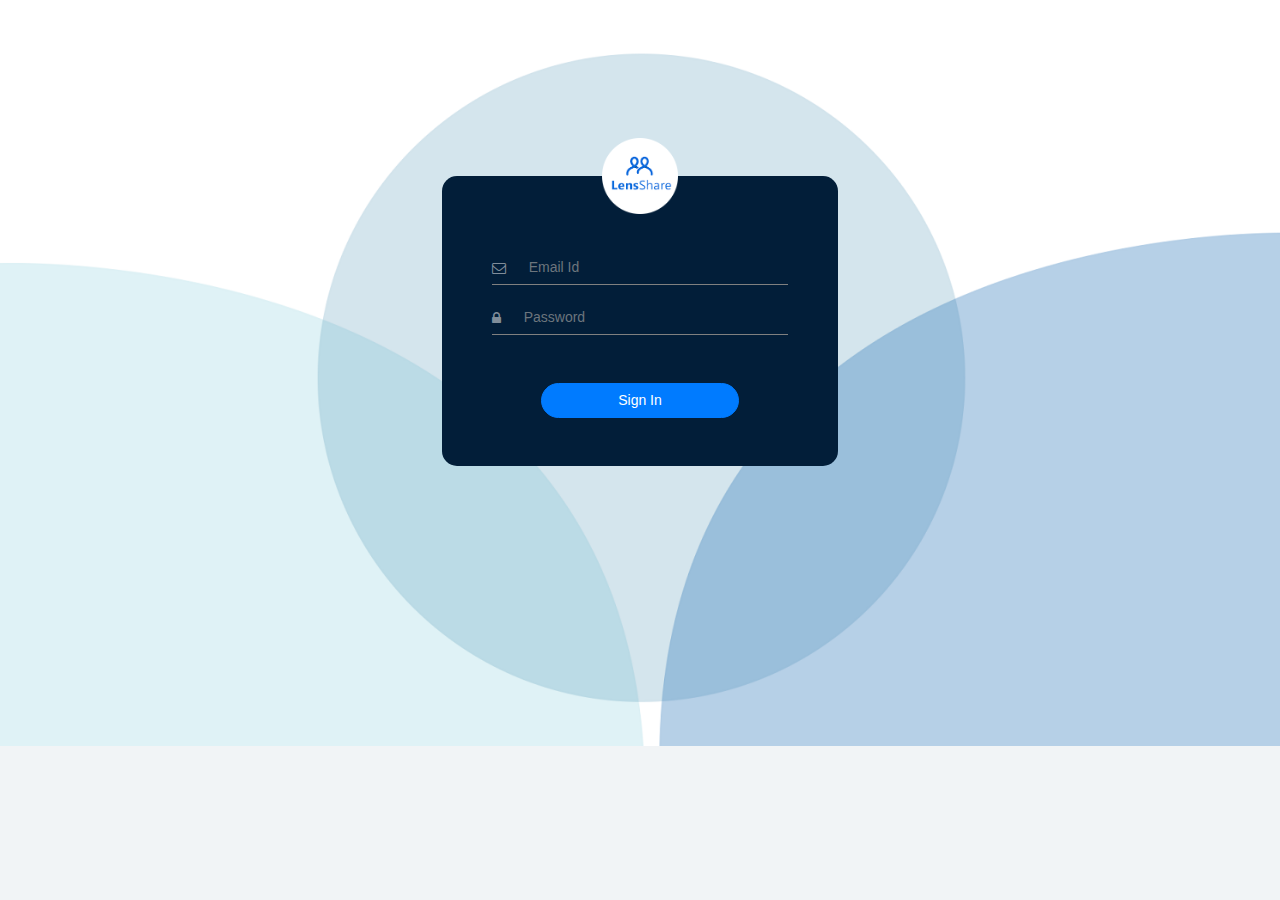
<file: index.html>
<!doctype html>
<html lang="en">
  <head>
    <!-- Required meta tags -->
    <meta charset="utf-8">
    <meta name="viewport" content="width=device-width, initial-scale=1, shrink-to-fit=no">

    <!-- Bootstrap CSS -->
    <link rel="stylesheet" href="https://maxcdn.bootstrapcdn.com/bootstrap/4.0.0/css/bootstrap.min.css" integrity="sha384-Gn5384xqQ1aoWXA+058RXPxPg6fy4IWvTNh0E263XmFcJlSAwiGgFAW/dAiS6JXm" crossorigin="anonymous">
	<link rel="stylesheet" href="fa/css/font-awesome.min.css">
	<link rel="stylesheet" href="css/my-style.css">
    <title>LensShare</title>
	
	<style>
	
	@media (min-width:767px){
	body{
	background-size:cover;
    background-image:url('images/sign_bg.png');
    background-origin:content-box;
    background-repeat:no-repeat;	
	position:relative;
	top:100px;
	}
	}
	

	@media (max-width: 767px){
	body{
	background-attachment: fixed;
    background-position: center top; 
    background-image:url('images/mobile-bg.png');
 
    background-repeat:no-repeat;	
	position:relative;
	top:100px;
	}
	}

	
	
	</style>
	
  </head>
  <body>
    <div class="lens-bg">
		<div class="row m-0 justify-content-center">
			<div class="col-md-1 col-sm-3 col-3 sign-logo">
					<img src="images/sign_logo.png" class="img-fluid">
			</div>
		</div>				
			<div class="row m-0 justify-content-center">
				<div class="col-md-4 col-sm-12 col-12">
					<div class="login-form">
						
						<form>
						  <div class="form-group">
							<div class="input-group">
								<div class="input-group-prepend">
								  <span class="input-group-text pl-0"> <i class="fa fa-envelope-o" aria-hidden="true"></i> </span>
								</div>
								<input type="email" class="form-control"  placeholder="Email Id">
							</div>
						  </div>
						  
						  
						 <div class="form-group mb-0">
							<div class="input-group">
								<div class="input-group-prepend">
								  <span class="input-group-text pl-0"> <i class="fa fa-lock" aria-hidden="true"></i> </span>
								</div>
								<input type="password" class="form-control"  placeholder="Password">
							</div>
						  </div>
						  <div class="row m-0 justify-content-center py-5">
								<a href="users-list.html" class="col-8 btn btn-primary sign-in-btn">Sign In</a>
						  </div>
						</form>
						
						
						
					</div>
				</div>
			</div>
			<br><br><br><br>
		</div>
	
	
	
	
	
	
	
	
	
	
	
	
	
	
	
	
	
	
	
	
	
	
	

    <!-- Optional JavaScript -->
    <!-- jQuery first, then Popper.js, then Bootstrap JS -->
    <script src="https://code.jquery.com/jquery-3.2.1.slim.min.js" integrity="sha384-KJ3o2DKtIkvYIK3UENzmM7KCkRr/rE9/Qpg6aAZGJwFDMVNA/GpGFF93hXpG5KkN" crossorigin="anonymous"></script>
    <script src="https://cdnjs.cloudflare.com/ajax/libs/popper.js/1.12.9/umd/popper.min.js" integrity="sha384-ApNbgh9B+Y1QKtv3Rn7W3mgPxhU9K/ScQsAP7hUibX39j7fakFPskvXusvfa0b4Q" crossorigin="anonymous"></script>
    <script src="https://maxcdn.bootstrapcdn.com/bootstrap/4.0.0/js/bootstrap.min.js" integrity="sha384-JZR6Spejh4U02d8jOt6vLEHfe/JQGiRRSQQxSfFWpi1MquVdAyjUar5+76PVCmYl" crossorigin="anonymous"></script>
  </body>
</html>
</file>
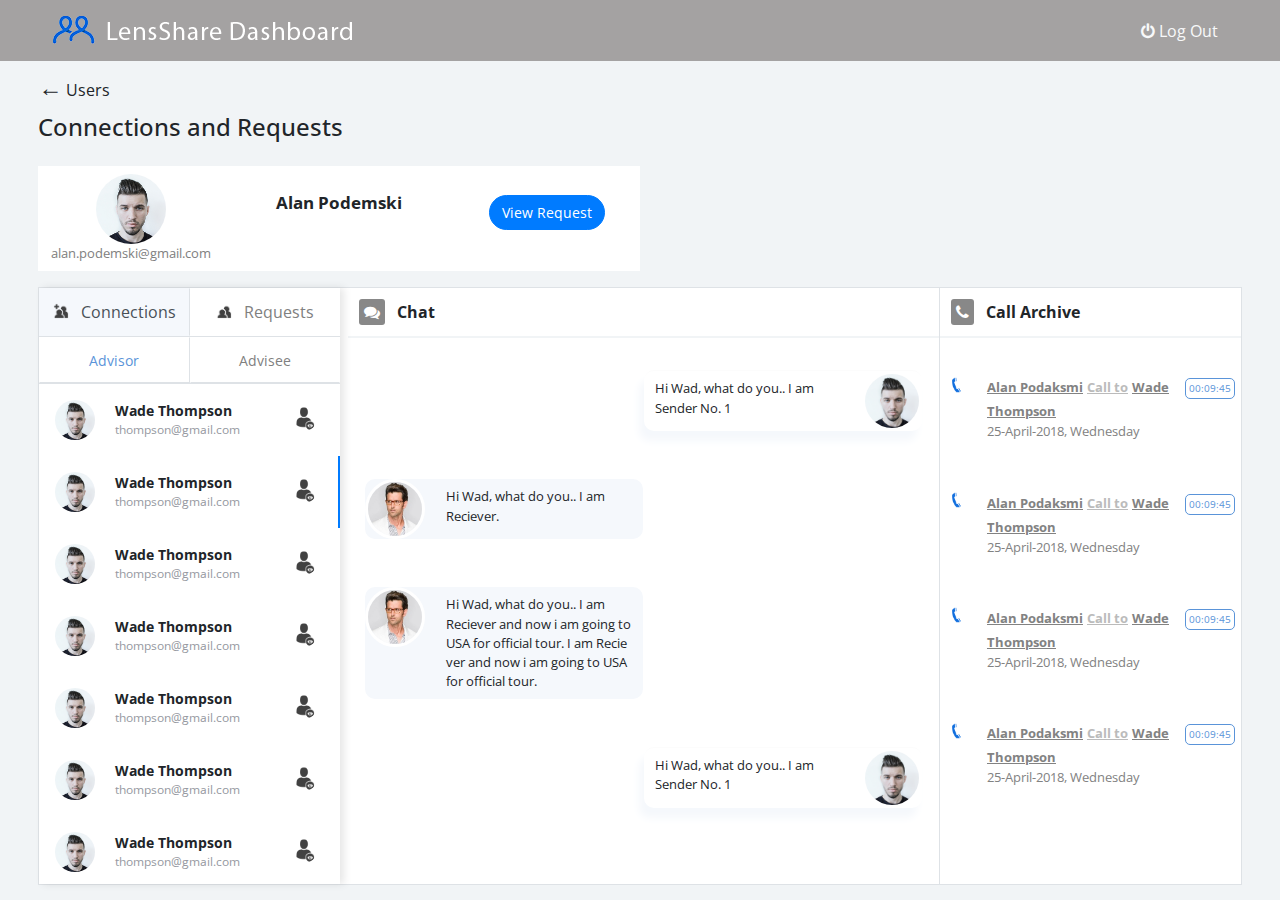
<file: connections.html>
<!doctype html>
<html lang="en">
  <head>
    <!-- Required meta tags -->
    <meta charset="utf-8">
    <meta name="viewport" content="width=device-width, initial-scale=1, shrink-to-fit=no">

    <!-- Bootstrap CSS -->
    <link rel="stylesheet" href="https://maxcdn.bootstrapcdn.com/bootstrap/4.0.0/css/bootstrap.min.css" integrity="sha384-Gn5384xqQ1aoWXA+058RXPxPg6fy4IWvTNh0E263XmFcJlSAwiGgFAW/dAiS6JXm" crossorigin="anonymous">
	<link href="https://fonts.googleapis.com/css?family=Open+Sans:300,400" rel="stylesheet">
	<link rel="stylesheet" href="fa/css/font-awesome.min.css">
	<link rel="stylesheet" href="css/my-style.css">
    <title></title>
  </head>
  <body>
   
	<div class="bg-header">
		<div class="my-container">
			<div class="row m-0 align-items-center py-3">
				<div class="col-md-11 col-sm-9 col-8">
					<a href="index.html"><img class="img-fluid" src="images/dash_logo@2x.png"></a>	
				</div>
				<div class="col-md-1 col-sm-3 col-4 pl-0 text-light float-right">
				<i class="fa fa-power-off " aria-hidden="true"></i> <span class="">Log Out</span>
				</div>
			</div>
		</div>
	</div>
     


	<div class="my-container">
		<div class=""> <span style="font-size:1.5rem;">&#8592;</span> Users </div>
		<div class="pt-2"><h4>Connections and Requests</h4></div>
		
		
			<!-- VIEW PROFILE SECTION -->
		
		<div class="row m-0 py-3">
			<div class="col-md-6 col-sm-12 col-12 bg-white view-profile">
				<div class="row">
					<div class="col-4 mx-auto">
						<img class="img-fluid mx-auto d-block" src="images/1.jpg">
						<div class="view-profile-email">alan.podemski@gmail.com</div>
					</div>
					<div class="col-4  py-3">
						<div class="view-profile-name"> Alan Podemski</div>
						
					</div>
					<div class="col-4 view-btn-section text-center">
						<a href="request.html" class="btn btn-primary view-btn hidden1">View Request</a>
						<a href="request.html" class="btn btn-primary hidden2  view-btn">View</a>
					</div>
				</div>
			</div>
		</div>
		
		<!-- VIEW PROFILE SECTION END -->
		
		
				
				
				
				
		
		
		<div class="row m-0 bd-gray"><!---------------------- MAIN BODY ROW ------------------>
		
		
		
		
		
		
		
		<!---------------------- LEFT SECTION STARTS ------------------------------------------------------------>
		
			<div class="col-md-3 col-sm-6 col-12 left-side">
			
			
			
				
				<nav class="bg-white">
					<div class="nav nav-tabs" id="nav-tab1" role="tablist">
				  
						<a class="nav-item nav-link active bg col-6 text-center bdr-1" id="nav-home-tab1" data-toggle="tab"
						href="#nav-home1" role="tab" aria-controls="nav-home1" aria-selected="true">
						<img style="width:16px; position:relative;top:-3px;" class="img-fluid" src="ico/connection.png"> &nbsp; Connections</a>
						
						<a class="nav-item nav-link col-6 bg text-center" id="nav-profile-tab1" data-toggle="tab"
						href="#nav-profile1" role="tab" aria-controls="nav-profile1" aria-selected="false">
						<img style="width:16px; position:relative;top:-3px;" class="img-fluid" src="ico/request.png">  &nbsp; Requests</a>
					
					</div>
				</nav>
				
				
				<!-- tab-content1 start for connections -->
				<div class="tab-content" id="nav-tabContent"> <!-- tab-content1 start -->
				
					<div class="tab-pane fade show active" id="nav-home1" role="tabpanel" aria-labelledby="nav-home-tab1">
						
						<nav>  <!-- nav tab for advisor/advisee -->
						  <div class="nav nav-tabs" id="nav-tab2" role="tablist">
						  
							<a class="nav-item nav-link active link-color col-6 text-center text-small bdr-1 bdb-2" id="nav-home-tab2" data-toggle="tab" href="#nav-home2" role="tab" aria-controls="nav-home2" aria-selected="true">Advisor</a>
							
							<a class="nav-item nav-link link-color col-6 text-center text-small bdb-2" id="nav-profile-tab2" data-toggle="tab" href="#nav-profile2" role="tab" aria-controls="nav-profile2" aria-selected="false">Advisee</a>
							
						  </div>
						</nav>
						
						
						
				
				 

				  
						<!-- content  tab for advisor/advisee -->
						<div class="tab-content" id="nav-tabContent">
						  <div class="tab-pane fade show active" id="nav-home2" role="tabpanel" aria-labelledby="nav-home-tab2">
						  
						  
						<div class="scrollbar" id="style-4">
							
						  
							<div class="advisor-list">
								<div class="row m-0">
									<div class="col-2 p-0">
										<img class="img-fluid" src="images/1.jpg">
									</div>
									<div class="col-8">
										<div class="advisor-name">Wade Thompson</div> <div class="advisor-email">thompson@gmail.com</div>
									</div>
									<div class="col-2 pr-0"> <img style="width:25px; position:relative;top:5px;" class="img-fluid" src="ico/view.png">  </div>
								</div>
							</div>
							
							<div class="advisor-list active-member">
								<div class="row m-0">
									<div class="col-2 p-0">
										<img class="img-fluid" src="images/1.jpg">
									</div>
									<div class="col-8">
										<div class="advisor-name">Wade Thompson</div> <div class="advisor-email">thompson@gmail.com</div>
									</div>
									<div class="col-2 pr-0"> <img style="width:25px; position:relative;top:5px;" class="img-fluid" src="ico/view.png">  </div>
								</div>
							</div>
							
							<div class="advisor-list">
								<div class="row m-0">
									<div class="col-2 p-0">
										<img class="img-fluid" src="images/1.jpg">
									</div>
									<div class="col-8">
										<div class="advisor-name">Wade Thompson</div> <div class="advisor-email">thompson@gmail.com</div>
									</div>
									<div class="col-2 pr-0"> <img style="width:25px; position:relative;top:5px;" class="img-fluid" src="ico/view.png">  </div>
								</div>
							</div>
							
							<div class="advisor-list">
								<div class="row m-0">
									<div class="col-2 p-0">
										<img class="img-fluid" src="images/1.jpg">
									</div>
									<div class="col-8">
										<div class="advisor-name">Wade Thompson</div> <div class="advisor-email">thompson@gmail.com</div>
									</div>
									<div class="col-2 pr-0"> <img style="width:25px; position:relative;top:5px;" class="img-fluid" src="ico/view.png">  </div>
								</div>
							</div>
							
							<div class="advisor-list">
								<div class="row m-0">
									<div class="col-2 p-0">
										<img class="img-fluid" src="images/1.jpg">
									</div>
									<div class="col-8">
										<div class="advisor-name">Wade Thompson</div> <div class="advisor-email">thompson@gmail.com</div>
									</div>
									<div class="col-2 pr-0"> <img style="width:25px; position:relative;top:5px;" class="img-fluid" src="ico/view.png">  </div>
								</div>
							</div>
							
							<div class="advisor-list">
								<div class="row m-0">
									<div class="col-2 p-0">
										<img class="img-fluid" src="images/1.jpg">
									</div>
									<div class="col-8">
										<div class="advisor-name">Wade Thompson</div> <div class="advisor-email">thompson@gmail.com</div>
									</div>
									<div class="col-2 pr-0"> <img style="width:25px; position:relative;top:5px;" class="img-fluid" src="ico/view.png">  </div>
								</div>
							</div>
							
							<div class="advisor-list">
								<div class="row m-0">
									<div class="col-2 p-0">
										<img class="img-fluid" src="images/1.jpg">
									</div>
									<div class="col-8">
										<div class="advisor-name">Wade Thompson</div> <div class="advisor-email">thompson@gmail.com</div>
									</div>
									<div class="col-2 pr-0"> <img style="width:25px; position:relative;top:5px;" class="img-fluid" src="ico/view.png">  </div>
								</div>
							</div>
							
							<div class="advisor-list">
								<div class="row m-0">
									<div class="col-2 p-0">
										<img class="img-fluid" src="images/1.jpg">
									</div>
									<div class="col-8">
										<div class="advisor-name">Wade Thompson</div> <div class="advisor-email">thompson@gmail.com</div>
									</div>
									<div class="col-2 pr-0"> <img style="width:25px; position:relative;top:5px;" class="img-fluid" src="ico/view.png">  </div>
								</div>
							</div>
							
							<div class="advisor-list">
								<div class="row m-0">
									<div class="col-2 p-0">
										<img class="img-fluid" src="images/1.jpg">
									</div>
									<div class="col-8">
										<div class="advisor-name">Wade Thompson</div> <div class="advisor-email">thompson@gmail.com</div>
									</div>
									<div class="col-2 pr-0"> <img style="width:25px; position:relative;top:5px;" class="img-fluid" src="ico/view.png">  </div>
								</div>
							</div>
							
							<div class="advisor-list">
								<div class="row m-0">
									<div class="col-2 p-0">
										<img class="img-fluid" src="images/1.jpg">
									</div>
									<div class="col-8">
										<div class="advisor-name">Wade Thompson</div> <div class="advisor-email">thompson@gmail.com</div>
									</div>
									<div class="col-2 pr-0"> <img style="width:25px; position:relative;top:5px;" class="img-fluid" src="ico/view.png">  </div>
								</div>
							</div>
							
							<div class="advisor-list">
								<div class="row m-0">
									<div class="col-2 p-0">
										<img class="img-fluid" src="images/1.jpg">
									</div>
									<div class="col-8">
										<div class="advisor-name">Wade Thompson</div> <div class="advisor-email">thompson@gmail.com</div>
									</div>
									<div class="col-2 pr-0"> <img style="width:25px; position:relative;top:5px;" class="img-fluid" src="ico/view.png">  </div>
								</div>
							</div>
							
							<div class="advisor-list">
								<div class="row m-0">
									<div class="col-2 p-0">
										<img class="img-fluid" src="images/1.jpg">
									</div>
									<div class="col-8">
										<div class="advisor-name">Wade Thompson</div> <div class="advisor-email">thompson@gmail.com</div>
									</div>
									<div class="col-2 pr-0"> <img style="width:25px; position:relative;top:5px;" class="img-fluid" src="ico/view.png">  </div>
								</div>
							</div>
							
							
							<div class="advisor-list">
								<div class="row m-0">
									<div class="col-2 p-0">
										<img class="img-fluid" src="images/1.jpg">
									</div>
									<div class="col-8">
										<div class="advisor-name">Wade Thompson</div> <div class="advisor-email">thompson@gmail.com</div>
									</div>
									<div class="col-2 pr-0"> <img style="width:25px; position:relative;top:5px;" class="img-fluid" src="ico/view.png">  </div>
								</div>
							</div>
						</div> <!-- Scroll bar of left side closed --> 
					</div>
						  
						 
						  
						  

							  <div class="tab-pane fade" id="nav-profile2" role="tabpanel" aria-labelledby="nav-profile-tab2">	Advisee
							  </div>
						</div>
						
						
						<!-- content  tab for advisor/advisee closed -->
						
					</div>
				  
				
				  
				  
				  
				  
				  
				  <!--   tab for Request  -->
					<div class="tab-pane fade" id="nav-profile1" role="tabpanel" aria-labelledby="nav-profile-tab1">
					
					<nav>  <!-- nav tab for advisor/advisee -->
						  <div class="nav nav-tabs" id="nav-tab" role="tablist">
						  
							<a class="nav-item nav-link active link-color col-6 text-center text-small bdr-1 bdb-2" id="nav-home-tab3" data-toggle="tab" href="#nav-home3" role="tab" aria-controls="nav-home3" aria-selected="true">Recieved</a>
							
							<a class="nav-item nav-link link-color col-6 text-center text-small bdb-2" id="nav-profile-tab3" data-toggle="tab" href="#nav-profile3" role="tab" aria-controls="nav-profile3" aria-selected="false">Sent</a>
							
						  </div>
						</nav>
						
						<!-- content  tab for recieved/sent closed -->
						<div class="tab-content" id="nav-tabContent">
						  <div class="tab-pane fade show active" id="nav-home3" role="tabpanel" aria-labelledby="nav-home-tab3"> Received </div>
						  <div class="tab-pane fade" id="nav-profile3" role="tabpanel" aria-labelledby="nav-profile-tab3"> Sent </div>
						</div>
						<!-- content  tab for recieved/sent closed -->
					
					</div><!-- content  tab for Request closed  -->
				</div>  
			
			
			
			</div> <!-- Col-3 closed -->
			
			
			
			
			
			
			
			
			
			
			
			
<!---------------------- LEFT SECTION CLOSED ------------------------------------------------------------>			
			
			
			
			
			
			
			
			
			
<!---------------------- MIDDLE SECTION STARTS ------------------------------------------------------------>			
			
			
			
			<!-- Chat Box -->
			
			<div class="col-md-6 col-sm-6 col-12 right-side bdr-1 pr-0">
				
			
					<div class="right-panel1">
						<span class="fa-chat"><i class="fa fa-comments" aria-hidden="true"></i></span>
						<span class="pl-2">Chat</span>
					</div>
					
				<div class="scrollbar" id="style-4">
					<div class="chat-box">
						<div class="row pb-5">
							<div class="col-12 px-0">
								<div class="sender col-md-6 col-sm-9 col-9 float-right">
									<div class="row">
										<span class="col-9  chat-sender">
											<span>Hi Wad, what do you.. I am Sender No. 1</span> 
										</span>
										<span class="col-3 px-0">
											<img class="img-fluid  float-right" src="images/1.jpg">
										</span>
									</div>
								</div>
							</div>
						</div>
						<div class="row pb-5">
							<div class="col-12 px-0">
								<div class="reciever col-md-6 col-sm-9 col-9 float-left">
									<div class="row">
										<span class="col-3 px-0">
											<img class="img-fluid" src="images/2.jpg">
										</span>
										<span class="col-9 chat-reciever">
											<span>Hi Wad, what do you.. I am Reciever.</span> 
										</span>
									</div>
								</div>
							</div>
						</div>	
						<div class="row pb-5">
							<div class="col-12 px-0">
								<div class="reciever col-md-6 col-sm-9 col-9 float-left">
									<div class="row">
										<span class="col-3 px-0">
											<img class="img-fluid" src="images/2.jpg">
										</span>
										<span class="col-9 chat-reciever">
											<span>Hi Wad, what do you.. I am Reciever and now i am going to USA for official tour. I am Recie ver and now i am going to USA for official tour.</span> 
										</span>
									</div>
								</div>
							</div>
						</div>
						<div class="row pb-5">
							<div class="col-12 px-0">
								<div class="sender col-md-6 col-sm-9 col-9 float-right">
									<div class="row">
										<span class="col-9  chat-sender">
											<span>Hi Wad, what do you.. I am Sender No. 1</span> 
										</span>
										<span class="col-3 px-0">
											<img class="img-fluid  float-right" src="images/1.jpg">
										</span>
									</div>
								</div>
							</div>
						</div>
						<div class="row pb-5">
							<div class="col-12 px-0">
								<div class="reciever col-md-6 col-sm-9 col-9 float-left">
									<div class="row">
										<span class="col-3 px-0">
											<img class="img-fluid" src="images/2.jpg">
										</span>
										<span class="col-9 chat-reciever">
											<span>Hi Wad, what do you.. I am Reciever and now i am going to USA for official tour. I am Recie ver and now i am going to USA for official tour.</span> 
										</span>
									</div>
								</div>
							</div>
						</div>
						<div class="row pb-5">
							<div class="col-12 px-0">
								<div class="sender col-md-6 col-sm-9 col-9 float-right">
									<div class="row">
										<span class="col-9  chat-sender">
											<span>Hi Wad, what do you.. I am Sender No. 1</span> 
										</span>
										<span class="col-3 px-0">
											<img class="img-fluid  float-right" src="images/1.jpg">
										</span>
									</div>
								</div>
							</div>
						</div>
						
					</div><!-- Chat Box Closed -->
				</div>
			</div> 
		
			
			
<!---------------------- MIDDLE SECTION CLOSED ------------------------------------------------------------>						
			
			
			
			
			
			
			
			
<!---------------------- RIGHT SECTION STARTS ------------------------------------------------------------>


			
			
			<div class="col-md-3 col-sm-12 col-12 right-side px-0">
				
					
					 
					<div class="right-panel1"> <span class="fa-chat">
					<i class="fa fa-phone" aria-hidden="true"></i></span>
						<span class="pl-2">Call Archive</span>
					</div>
					
				<div class="scrollbar" id="style-4">	
					<div class="call-list">
						<div class="row m-0 p-2">
						
							
							<div class="col-1 px-0">
								<span class="fa-call-list">
									<img style="width:16px; position:relative;top:-3px;" class="img-fluid"
									src="ico/call.png">
								</span>
							</div>
							<div class="col-9">
								<div> 
									<span class="call-list-details"> Alan Podaksmi</span>
									<span class="call-to">Call to</span>
									<span class="call-list-details">Wade Thompson </span>
									<div class="call-time">25-April-2018, Wednesday</div>
								</div>
							</div>
							<div class="col-2 px-0"> <span class="call-duration">00:09:45</span> </div>
						
						</div>
					</div>
					
					<div class="call-list">
						<div class="row m-0 p-2">
						
							
							<div class="col-1 px-0">
								<span class="fa-call-list">
									<img style="width:16px; position:relative;top:-3px;" class="img-fluid"
									src="ico/call.png">
								</span>
							</div>
							<div class="col-9">
								<div> 
									<span class="call-list-details"> Alan Podaksmi</span>
									<span class="call-to">Call to</span>
									<span class="call-list-details">Wade Thompson </span>
									<div class="call-time">25-April-2018, Wednesday</div>
								</div>
							</div>
							<div class="col-2 px-0"> <span class="call-duration">00:09:45</span> </div>
						
						</div>
					</div>
					<div class="call-list">
						<div class="row m-0 p-2">
						
							
							<div class="col-1 px-0">
								<span class="fa-call-list">
									<img style="width:16px; position:relative;top:-3px;" class="img-fluid"
									src="ico/call.png">
								</span>
							</div>
							<div class="col-9">
								<div> 
									<span class="call-list-details"> Alan Podaksmi</span>
									<span class="call-to">Call to</span>
									<span class="call-list-details">Wade Thompson </span>
									<div class="call-time">25-April-2018, Wednesday</div>
								</div>
							</div>
							<div class="col-2 px-0"> <span class="call-duration">00:09:45</span> </div>
						
						</div>
					</div>
					<div class="call-list">
						<div class="row m-0 p-2">
						
							
							<div class="col-1 px-0">
								<span class="fa-call-list">
									<img style="width:16px; position:relative;top:-3px;" class="img-fluid"
									src="ico/call.png">
								</span>
							</div>
							<div class="col-9">
								<div> 
									<span class="call-list-details"> Alan Podaksmi</span>
									<span class="call-to">Call to</span>
									<span class="call-list-details">Wade Thompson </span>
									<div class="call-time">25-April-2018, Wednesday</div>
								</div>
							</div>
							<div class="col-2 px-0"> <span class="call-duration">00:09:45</span> </div>
						
						</div>
					</div>
					<div class="call-list">
						<div class="row m-0 p-2">
						
							
							<div class="col-1 px-0">
								<span class="fa-call-list">
									<img style="width:16px; position:relative;top:-3px;" class="img-fluid"
									src="ico/call.png">
								</span>
							</div>
							<div class="col-9">
								<div> 
									<span class="call-list-details"> Alan Podaksmi</span>
									<span class="call-to">Call to</span>
									<span class="call-list-details">Wade Thompson </span>
									<div class="call-time">25-April-2018, Wednesday</div>
								</div>
							</div>
							<div class="col-2 px-0"> <span class="call-duration">00:09:45</span> </div>
						
						</div>
					</div>
					<div class="call-list">
						<div class="row m-0 p-2">
						
							
							<div class="col-1 px-0">
								<span class="fa-call-list">
									<img style="width:16px; position:relative;top:-3px;" class="img-fluid"
									src="ico/call.png">
								</span>
							</div>
							<div class="col-9">
								<div> 
									<span class="call-list-details"> Alan Podaksmi</span>
									<span class="call-to">Call to</span>
									<span class="call-list-details">Wade Thompson </span>
									<div class="call-time">25-April-2018, Wednesday</div>
								</div>
							</div>
							<div class="col-2 px-0"> <span class="call-duration">00:09:45</span> </div>
						
						</div>
					</div>
					<div class="call-list">
						<div class="row m-0 p-2">
						
							
							<div class="col-1 px-0">
								<span class="fa-call-list">
									<img style="width:16px; position:relative;top:-3px;" class="img-fluid"
									src="ico/call.png">
								</span>
							</div>
							<div class="col-9">
								<div> 
									<span class="call-list-details"> Alan Podaksmi</span>
									<span class="call-to">Call to</span>
									<span class="call-list-details">Wade Thompson </span>
									<div class="call-time">25-April-2018, Wednesday</div>
								</div>
							</div>
							<div class="col-2 px-0"> <span class="call-duration">00:09:45</span> </div>
						
						</div>
					</div>
					<div class="call-list">
						<div class="row m-0 p-2">
						
							
							<div class="col-1 px-0">
								<span class="fa-call-list">
									<img style="width:16px; position:relative;top:-3px;" class="img-fluid"
									src="ico/call.png">
								</span>
							</div>
							<div class="col-9">
								<div> 
									<span class="call-list-details"> Alan Podaksmi</span>
									<span class="call-to">Call to</span>
									<span class="call-list-details">Wade Thompson </span>
									<div class="call-time">25-April-2018, Wednesday</div>
								</div>
							</div>
							<div class="col-2 px-0"> <span class="call-duration">00:09:45</span> </div>
						
						</div>
					</div>
					<div class="call-list">
						<div class="row m-0 p-2">
						
							
							<div class="col-1 px-0">
								<span class="fa-call-list">
									<img style="width:16px; position:relative;top:-3px;" class="img-fluid"
									src="ico/call.png">
								</span>
							</div>
							<div class="col-9">
								<div> 
									<span class="call-list-details"> Alan Podaksmi</span>
									<span class="call-to">Call to</span>
									<span class="call-list-details">Wade Thompson </span>
									<div class="call-time">25-April-2018, Wednesday</div>
								</div>
							</div>
							<div class="col-2 px-0"> <span class="call-duration">00:09:45</span> </div>
						
						</div>
					</div>
					<div class="call-list">
						<div class="row m-0 p-2">
						
							
							<div class="col-1 px-0">
								<span class="fa-call-list">
									<img style="width:16px; position:relative;top:-3px;" class="img-fluid"
									src="ico/call.png">
								</span>
							</div>
							<div class="col-9">
								<div> 
									<span class="call-list-details"> Alan Podaksmi</span>
									<span class="call-to">Call to</span>
									<span class="call-list-details">Wade Thompson </span>
									<div class="call-time">25-April-2018, Wednesday</div>
								</div>
							</div>
							<div class="col-2 px-0"> <span class="call-duration">00:09:45</span> </div>
						
						</div>
					</div>
					
				</div> <!-- Scroll bar of right side closed -->
			</div> 
			
			
<!---------------------- RIGHT SECTION STARTS ------------------------------------------------------------>
			
			
			
			
		</div> <!-- ROW OF MAIN BODY CLOSED ----------------------------------------------->
		
	</div> <!-- My Container closed -->





<!-- Optional JavaScript -->
    <!-- jQuery first, then Popper.js, then Bootstrap JS -->
    <script src="https://code.jquery.com/jquery-3.2.1.slim.min.js" integrity="sha384-KJ3o2DKtIkvYIK3UENzmM7KCkRr/rE9/Qpg6aAZGJwFDMVNA/GpGFF93hXpG5KkN" crossorigin="anonymous"></script>
    <script src="https://cdnjs.cloudflare.com/ajax/libs/popper.js/1.12.9/umd/popper.min.js" integrity="sha384-ApNbgh9B+Y1QKtv3Rn7W3mgPxhU9K/ScQsAP7hUibX39j7fakFPskvXusvfa0b4Q" crossorigin="anonymous"></script>
    <script src="https://maxcdn.bootstrapcdn.com/bootstrap/4.0.0/js/bootstrap.min.js" integrity="sha384-JZR6Spejh4U02d8jOt6vLEHfe/JQGiRRSQQxSfFWpi1MquVdAyjUar5+76PVCmYl" crossorigin="anonymous"></script>
  </body>
</html>
</file>
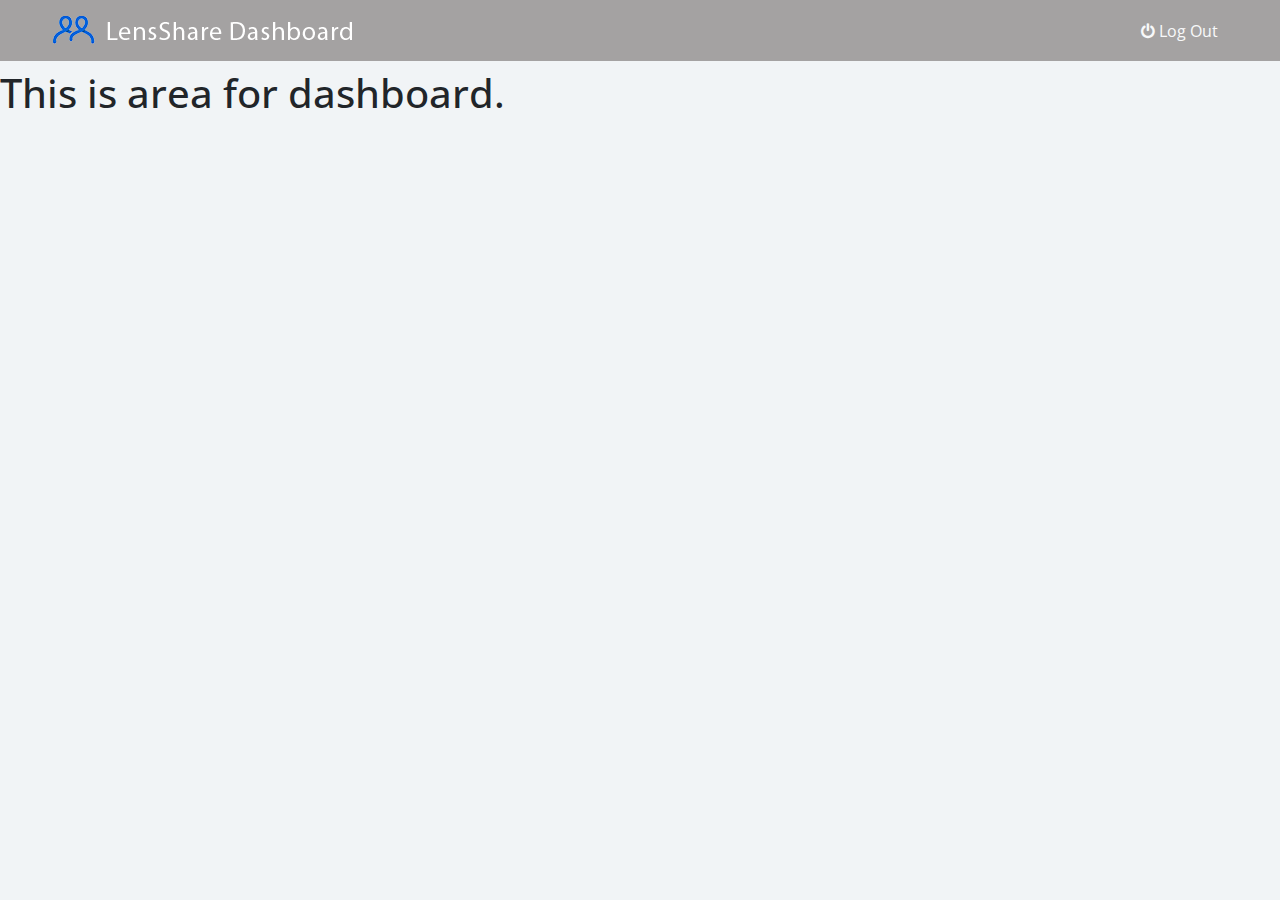
<file: dashboard.html>
<!doctype html>
<html lang="en">
  <head>
    <!-- Required meta tags -->
    <meta charset="utf-8">
    <meta name="viewport" content="width=device-width, initial-scale=1, shrink-to-fit=no">

    <!-- Bootstrap CSS -->
    <link rel="stylesheet" href="https://maxcdn.bootstrapcdn.com/bootstrap/4.0.0/css/bootstrap.min.css" integrity="sha384-Gn5384xqQ1aoWXA+058RXPxPg6fy4IWvTNh0E263XmFcJlSAwiGgFAW/dAiS6JXm" crossorigin="anonymous">
	<link href="https://fonts.googleapis.com/css?family=Open+Sans:300,400" rel="stylesheet">
	<link rel="stylesheet" href="fa/css/font-awesome.min.css">
	<link rel="stylesheet" href="css/my-style.css">
    <title></title>
  </head>
  <body>
   
	<div class="bg-header">
		<div class="my-container">
			<div class="row m-0 align-items-center py-3">
				<div class="col-md-11 col-sm-9 col-8">
					<a href="index.html"><img class="img-fluid" src="images/dash_logo@2x.png"></a>	
				</div>
				<div class="col-md-1 col-sm-3 col-4 pl-0 text-light float-right">
				<i class="fa fa-power-off " aria-hidden="true"></i> <span class="">Log Out</span>
				</div>
			</div>
		</div>
	</div>
      




    <h1>This is area for dashboard.</h1>
</file>
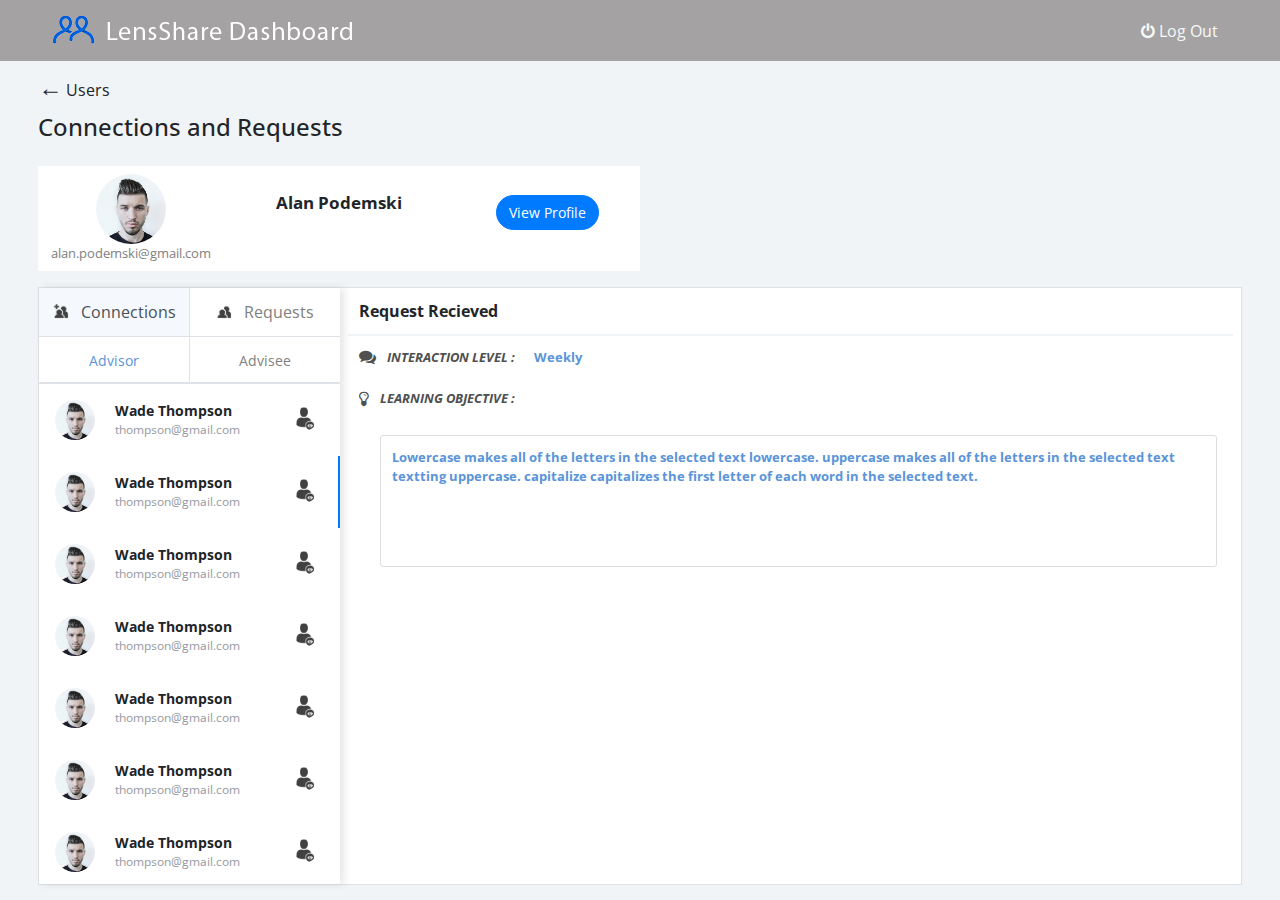
<file: request.html>
<!doctype html>
<html lang="en">
  <head>
    <!-- Required meta tags -->
    <meta charset="utf-8">
    <meta name="viewport" content="width=device-width, initial-scale=1, shrink-to-fit=no">

    <!-- Bootstrap CSS -->
    <link rel="stylesheet" href="https://maxcdn.bootstrapcdn.com/bootstrap/4.0.0/css/bootstrap.min.css" integrity="sha384-Gn5384xqQ1aoWXA+058RXPxPg6fy4IWvTNh0E263XmFcJlSAwiGgFAW/dAiS6JXm" crossorigin="anonymous">
	<link href="https://fonts.googleapis.com/css?family=Open+Sans:300,400" rel="stylesheet">
	<link rel="stylesheet" href="fa/css/font-awesome.min.css">
	<link rel="stylesheet" href="css/my-style.css">
    <title></title>
  </head>
  <body>
   
	<div class="bg-header">
		<div class="my-container">
			<div class="row m-0 align-items-center py-3">
				<div class="col-md-11 col-sm-9 col-8">
					<a href="index.html"><img class="img-fluid" src="images/dash_logo@2x.png"></a>	
				</div>
				<div class="col-md-1 col-sm-3 col-4 pl-0 text-light float-right">
				<i class="fa fa-power-off " aria-hidden="true"></i> <span class="">Log Out</span>
				</div>
			</div>
		</div>
	</div>
      


	<div class="my-container">
		<div class=""> <span style="font-size:1.5rem;">&#8592;</span> Users </div>
		<div class="pt-2"><h4>Connections and Requests</h4></div>
		
		<div class="row m-0 py-3">
			<div class="col-md-6 col-sm-12 col-12 bg-white view-profile">
				<div class="row">
					<div class="col-4 mx-auto">
						<img class="img-fluid mx-auto d-block" src="images/1.jpg">
						<div class="view-profile-email">alan.podemski@gmail.com</div>
					</div>
					<div class="col-4  py-3">
						<div class="view-profile-name"> Alan Podemski</div>
						
					</div>
					<div class="col-4 view-btn-section text-center">
						<a href="user-profile.html" type="button" class="btn btn-primary view-btn hidden1">View Profile</a>

						<a href="user-profile.html" type="button" class="btn btn-primary hidden2  view-btn">View</a>
					</div>
				</div>
			</div>
		</div>
		
		
		
				
		
		
		<div class="row m-0 bd-gray">
		
		
		
		
		
		<!---------------------- LEFT SECTION STARTS ------------------------------------------------------------>
		
			<div class="col-md-3 col-sm-6 col-12 left-side">
			
			
			
				
				<nav class="bg-white">
					<div class="nav nav-tabs" id="nav-tab1" role="tablist">
				  
						<a class="nav-item nav-link active bg col-6 text-center bdr-1" id="nav-home-tab1" data-toggle="tab"
						href="#nav-home1" role="tab" aria-controls="nav-home1" aria-selected="true">
						<img style="width:16px; position:relative;top:-3px;" class="img-fluid" src="ico/connection.png"> &nbsp; Connections</a>
						
						<a class="nav-item nav-link col-6 bg text-center" id="nav-profile-tab1" data-toggle="tab"
						href="#nav-profile1" role="tab" aria-controls="nav-profile1" aria-selected="false">
						<img style="width:16px; position:relative;top:-3px;" class="img-fluid" src="ico/request.png">  &nbsp; Requests</a>
					
					</div>
				</nav>
				
				
				<!-- tab-content1 start for connections -->
				<div class="tab-content" id="nav-tabContent"> <!-- tab-content1 start -->
				
					<div class="tab-pane fade show active" id="nav-home1" role="tabpanel" aria-labelledby="nav-home-tab1">
						
						<nav>  <!-- nav tab for advisor/advisee -->
						  <div class="nav nav-tabs" id="nav-tab2" role="tablist">
						  
							<a class="nav-item nav-link active link-color col-6 text-center text-small bdr-1 bdb-2" id="nav-home-tab2" data-toggle="tab" href="#nav-home2" role="tab" aria-controls="nav-home2" aria-selected="true">Advisor</a>
							
							<a class="nav-item nav-link link-color col-6 text-center text-small bdb-2" id="nav-profile-tab2" data-toggle="tab" href="#nav-profile2" role="tab" aria-controls="nav-profile2" aria-selected="false">Advisee</a>
							
						  </div>
						</nav>
						
						
						
				
				 

				  
						<!-- content  tab for advisor/advisee -->
						<div class="tab-content" id="nav-tabContent">
						  <div class="tab-pane fade show active" id="nav-home2" role="tabpanel" aria-labelledby="nav-home-tab2">
						  
						  
						<div class="scrollbar" id="style-4">
							<div class="force-overflow"></div>
						  
							<div class="advisor-list">
								<div class="row m-0">
									<div class="col-2 p-0">
										<img class="img-fluid" src="images/1.jpg">
									</div>
									<div class="col-8">
										<div class="advisor-name">Wade Thompson</div> <div class="advisor-email">thompson@gmail.com</div>
									</div>
									<div class="col-2 pr-0"> <img style="width:25px; position:relative;top:5px;" class="img-fluid" src="ico/view.png">  </div>
								</div>
							</div>
							
							<div class="advisor-list active-member">
								<div class="row m-0">
									<div class="col-2 p-0">
										<img class="img-fluid" src="images/1.jpg">
									</div>
									<div class="col-8">
										<div class="advisor-name">Wade Thompson</div> <div class="advisor-email">thompson@gmail.com</div>
									</div>
									<div class="col-2 pr-0"> <img style="width:25px; position:relative;top:5px;" class="img-fluid" src="ico/view.png">  </div>
								</div>
							</div>
							
							<div class="advisor-list">
								<div class="row m-0">
									<div class="col-2 p-0">
										<img class="img-fluid" src="images/1.jpg">
									</div>
									<div class="col-8">
										<div class="advisor-name">Wade Thompson</div> <div class="advisor-email">thompson@gmail.com</div>
									</div>
									<div class="col-2 pr-0"> <img style="width:25px; position:relative;top:5px;" class="img-fluid" src="ico/view.png">  </div>
								</div>
							</div>
							
							<div class="advisor-list">
								<div class="row m-0">
									<div class="col-2 p-0">
										<img class="img-fluid" src="images/1.jpg">
									</div>
									<div class="col-8">
										<div class="advisor-name">Wade Thompson</div> <div class="advisor-email">thompson@gmail.com</div>
									</div>
									<div class="col-2 pr-0"> <img style="width:25px; position:relative;top:5px;" class="img-fluid" src="ico/view.png">  </div>
								</div>
							</div>
							
							<div class="advisor-list">
								<div class="row m-0">
									<div class="col-2 p-0">
										<img class="img-fluid" src="images/1.jpg">
									</div>
									<div class="col-8">
										<div class="advisor-name">Wade Thompson</div> <div class="advisor-email">thompson@gmail.com</div>
									</div>
									<div class="col-2 pr-0"> <img style="width:25px; position:relative;top:5px;" class="img-fluid" src="ico/view.png">  </div>
								</div>
							</div>
							
							<div class="advisor-list">
								<div class="row m-0">
									<div class="col-2 p-0">
										<img class="img-fluid" src="images/1.jpg">
									</div>
									<div class="col-8">
										<div class="advisor-name">Wade Thompson</div> <div class="advisor-email">thompson@gmail.com</div>
									</div>
									<div class="col-2 pr-0"> <img style="width:25px; position:relative;top:5px;" class="img-fluid" src="ico/view.png">  </div>
								</div>
							</div>
							
							<div class="advisor-list">
								<div class="row m-0">
									<div class="col-2 p-0">
										<img class="img-fluid" src="images/1.jpg">
									</div>
									<div class="col-8">
										<div class="advisor-name">Wade Thompson</div> <div class="advisor-email">thompson@gmail.com</div>
									</div>
									<div class="col-2 pr-0"> <img style="width:25px; position:relative;top:5px;" class="img-fluid" src="ico/view.png">  </div>
								</div>
							</div>
							
							<div class="advisor-list">
								<div class="row m-0">
									<div class="col-2 p-0">
										<img class="img-fluid" src="images/1.jpg">
									</div>
									<div class="col-8">
										<div class="advisor-name">Wade Thompson</div> <div class="advisor-email">thompson@gmail.com</div>
									</div>
									<div class="col-2 pr-0"> <img style="width:25px; position:relative;top:5px;" class="img-fluid" src="ico/view.png">  </div>
								</div>
							</div>
							
							<div class="advisor-list">
								<div class="row m-0">
									<div class="col-2 p-0">
										<img class="img-fluid" src="images/1.jpg">
									</div>
									<div class="col-8">
										<div class="advisor-name">Wade Thompson</div> <div class="advisor-email">thompson@gmail.com</div>
									</div>
									<div class="col-2 pr-0"> <img style="width:25px; position:relative;top:5px;" class="img-fluid" src="ico/view.png">  </div>
								</div>
							</div>
							
							<div class="advisor-list">
								<div class="row m-0">
									<div class="col-2 p-0">
										<img class="img-fluid" src="images/1.jpg">
									</div>
									<div class="col-8">
										<div class="advisor-name">Wade Thompson</div> <div class="advisor-email">thompson@gmail.com</div>
									</div>
									<div class="col-2 pr-0"> <img style="width:25px; position:relative;top:5px;" class="img-fluid" src="ico/view.png">  </div>
								</div>
							</div>
							
							<div class="advisor-list">
								<div class="row m-0">
									<div class="col-2 p-0">
										<img class="img-fluid" src="images/1.jpg">
									</div>
									<div class="col-8">
										<div class="advisor-name">Wade Thompson</div> <div class="advisor-email">thompson@gmail.com</div>
									</div>
									<div class="col-2 pr-0"> <img style="width:25px; position:relative;top:5px;" class="img-fluid" src="ico/view.png">  </div>
								</div>
							</div>
							
							<div class="advisor-list">
								<div class="row m-0">
									<div class="col-2 p-0">
										<img class="img-fluid" src="images/1.jpg">
									</div>
									<div class="col-8">
										<div class="advisor-name">Wade Thompson</div> <div class="advisor-email">thompson@gmail.com</div>
									</div>
									<div class="col-2 pr-0"> <img style="width:25px; position:relative;top:5px;" class="img-fluid" src="ico/view.png">  </div>
								</div>
							</div>
							
							
							<div class="advisor-list">
								<div class="row m-0">
									<div class="col-2 p-0">
										<img class="img-fluid" src="images/1.jpg">
									</div>
									<div class="col-8">
										<div class="advisor-name">Wade Thompson</div> <div class="advisor-email">thompson@gmail.com</div>
									</div>
									<div class="col-2 pr-0"> <img style="width:25px; position:relative;top:5px;" class="img-fluid" src="ico/view.png">  </div>
								</div>
							</div>
						</div> <!-- Scroll bar of left side closed --> 
					</div>
						  
						 
						  
						  

							  <div class="tab-pane fade" id="nav-profile2" role="tabpanel" aria-labelledby="nav-profile-tab2">	Advisee
							  </div>
						</div>
						
						
						<!-- content  tab for advisor/advisee closed -->
						
					</div>
				  
				
				  
				  
				  
				  
				  
				  <!--   tab for Request  -->
					<div class="tab-pane fade" id="nav-profile1" role="tabpanel" aria-labelledby="nav-profile-tab1">
					
					<nav>  <!-- nav tab for advisor/advisee -->
						  <div class="nav nav-tabs" id="nav-tab" role="tablist">
						  
							<a class="nav-item nav-link active link-color col-6 text-center text-small bdr-1 bdb-2" id="nav-home-tab3" data-toggle="tab" href="#nav-home3" role="tab" aria-controls="nav-home3" aria-selected="true">Recieved</a>
							
							<a class="nav-item nav-link link-color col-6 text-center text-small bdb-2" id="nav-profile-tab3" data-toggle="tab" href="#nav-profile3" role="tab" aria-controls="nav-profile3" aria-selected="false">Sent</a>
							
						  </div>
						</nav>
						
						<!-- content  tab for recieved/sent closed -->
						<div class="tab-content" id="nav-tabContent">
						  <div class="tab-pane fade show active" id="nav-home3" role="tabpanel" aria-labelledby="nav-home-tab3"> Received </div>
						  <div class="tab-pane fade" id="nav-profile3" role="tabpanel" aria-labelledby="nav-profile-tab3"> Sent </div>
						</div>
						<!-- content  tab for recieved/sent closed -->
					
					</div><!-- content  tab for Request closed  -->
				</div>  
			
			
			
			</div> <!-- Col-3 closed -->
			
			
			
			
			
			
			
			
			
			
			
			
<!---------------------- LEFT SECTION CLOSED ------------------------------------------------------------>	
			
			
			
			
			
			
			
			
			
			<div class="col-md-9 col-sm-6 col-12 right-side">
				<div class="right-panel1"> Request Recieved </div>
				<div class="right-panel2"><i class="fa fa-comments fa-lg" aria-hidden="true"></i>
					<span class="pl-2"><i>Interaction Level :</i></span> <span class="weekly">Weekly</span>
				</div>
				
				<div class="right-panel3"><i class="fa fa-lightbulb-o fa-lg" aria-hidden="true"></i> 
					<span class="pl-2">learning Objective :</span>
				</div>
				<div class="right-panel4">
					<p>
					Lowercase makes all of the letters in the selected text lowercase. uppercase makes all of the letters in the selected text  textting uppercase. capitalize capitalizes the first letter of each word in the selected text. 
					</p>
				</div>
			</div>
		</div>
		
	</div>





<!-- Optional JavaScript -->
    <!-- jQuery first, then Popper.js, then Bootstrap JS -->
    <script src="https://code.jquery.com/jquery-3.2.1.slim.min.js" integrity="sha384-KJ3o2DKtIkvYIK3UENzmM7KCkRr/rE9/Qpg6aAZGJwFDMVNA/GpGFF93hXpG5KkN" crossorigin="anonymous"></script>
    <script src="https://cdnjs.cloudflare.com/ajax/libs/popper.js/1.12.9/umd/popper.min.js" integrity="sha384-ApNbgh9B+Y1QKtv3Rn7W3mgPxhU9K/ScQsAP7hUibX39j7fakFPskvXusvfa0b4Q" crossorigin="anonymous"></script>
    <script src="https://maxcdn.bootstrapcdn.com/bootstrap/4.0.0/js/bootstrap.min.js" integrity="sha384-JZR6Spejh4U02d8jOt6vLEHfe/JQGiRRSQQxSfFWpi1MquVdAyjUar5+76PVCmYl" crossorigin="anonymous"></script>
  </body>
</html>
</file>
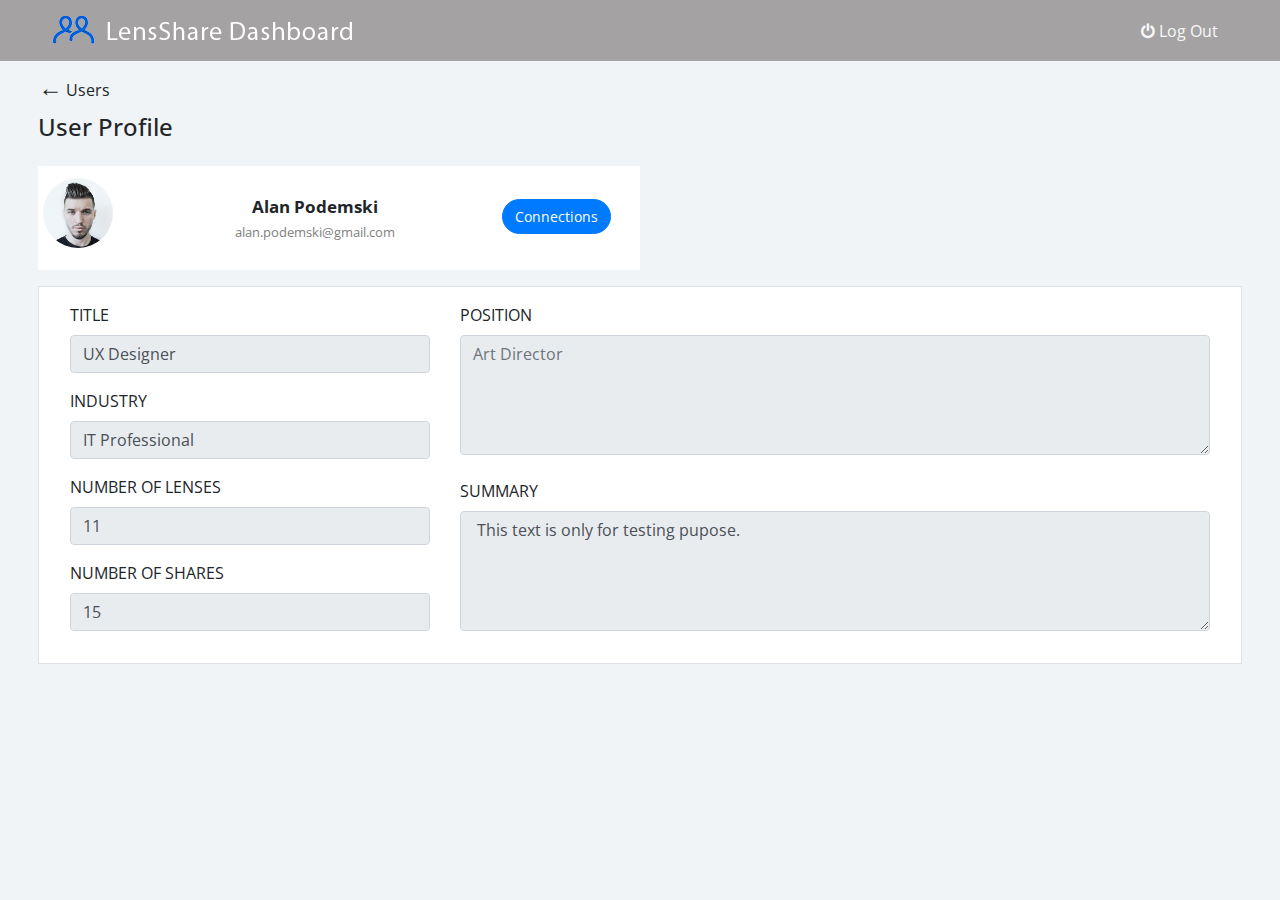
<file: user-profile.html>
<!doctype html>
<html lang="en">
  <head>
    <!-- Required meta tags -->
    <meta charset="utf-8">
    <meta name="viewport" content="width=device-width, initial-scale=1, shrink-to-fit=no">

    <!-- Bootstrap CSS -->
    <link rel="stylesheet" href="https://maxcdn.bootstrapcdn.com/bootstrap/4.0.0/css/bootstrap.min.css" integrity="sha384-Gn5384xqQ1aoWXA+058RXPxPg6fy4IWvTNh0E263XmFcJlSAwiGgFAW/dAiS6JXm" crossorigin="anonymous">
	<link href="https://fonts.googleapis.com/css?family=Open+Sans:300,400" rel="stylesheet">
	<link rel="stylesheet" href="fa/css/font-awesome.min.css">
	<link rel="stylesheet" href="css/my-style.css">
    <title></title>
  </head>
  <body>
   
	<div class="bg-header">
		<div class="my-container">
			<div class="row m-0 align-items-center py-3">
				<div class="col-md-11 col-sm-9 col-8">
					<a href="index.html"><img class="img-fluid" src="images/dash_logo@2x.png"></a>	
				</div>
				<div class="col-md-1 col-sm-3 col-4 pl-0 text-light float-right">
				<i class="fa fa-power-off " aria-hidden="true"></i> <span class="">Log Out</span>
				</div>
			</div>
		</div>
	</div>
      



	<div class="my-container">
		<div class=""> <span style="font-size:1.5rem;">&#8592;</span> Users </div>
		<div class="pt-2"><h4>User Profile</h4></div>
		
		
			<!-- VIEW Connections SECTION -->
		
		<div class="row m-0 py-3">
			<div class="col-md-6 col-sm-12 col-12 bg-white view-profile">
				<div class="row px-3 py-1">
					<div class="col-md-2 col-sm-2 col-2 px-0 img-pad">
						<img class="img-fluid" src="images/1.jpg">
					</div>
					<div class="col-md-7 col-sm-7 col-6  py-3">
						<div class="view-profile-name"> Alan Podemski</div>
						<div class="view-profile-email">alan.podemski@gmail.com</div>
					</div>
					<div class="col-md-3 col-sm-3 col-4  view-btn-section">
						<a href="connections.html" class="btn btn-primary view-btn hidden1">Connections</a>
						<a href="connections.html" class="btn btn-primary btn-sm hidden2  view-btn show">Connections</a>
					</div>
				</div>
			</div>
		</div>
		
		<!-- VIEW Connections SECTION END -->
		
		
				
				
				
				
		<form>
		
			
			
			<div class="col-md-12 col-sm-12 col-12 bg-white bd-gray p-3"> <!-- col-md-12 ------------------>  
				<div class="row m-0"><!---------------------- MAIN BODY ROW ------------------>
					<div class="col-md-4">
						<div class="form-group">
							<label>TITLE</label>
							<input type="text" class="form-control" value="UX Designer" readonly >
						</div>
						<div class="form-group">
							<label>INDUSTRY</label>
							<input type="text" class="form-control" value="IT Professional" readonly >
						</div>
						<div class="form-group">
							<label>NUMBER OF LENSES</label>
							<input type="text" class="form-control" value="11" readonly >
						</div>
						<div class="form-group">
							<label>NUMBER OF SHARES</label>
							<input type="text" class="form-control" value="15" readonly >
						</div>
					</div>
					<div class="col-md-8">
						<div class="form-group mb-4">
							<label>POSITION</label>
							<textarea class="form-control pb-3" placeholder="Art Director" rows="4" readonly></textarea>
						</div>
						<div class="form-group">
							<label>SUMMARY</label>
							<textarea class="form-control pb-3" rows="4" readonly> This text is only for testing pupose.
							</textarea>
						</div>
					</div>
				</div> <!-- ROW OF MAIN BODY CLOSED ----------------------------------------------->
			</div> <!-- col-md-12 ----------------------------------------------->  
				
			
		</form>	
	</div> <!-- My Container closed -->





<!-- Optional JavaScript -->
    <!-- jQuery first, then Popper.js, then Bootstrap JS -->
    <script src="https://code.jquery.com/jquery-3.2.1.slim.min.js" integrity="sha384-KJ3o2DKtIkvYIK3UENzmM7KCkRr/rE9/Qpg6aAZGJwFDMVNA/GpGFF93hXpG5KkN" crossorigin="anonymous"></script>
    <script src="https://cdnjs.cloudflare.com/ajax/libs/popper.js/1.12.9/umd/popper.min.js" integrity="sha384-ApNbgh9B+Y1QKtv3Rn7W3mgPxhU9K/ScQsAP7hUibX39j7fakFPskvXusvfa0b4Q" crossorigin="anonymous"></script>
    <script src="https://maxcdn.bootstrapcdn.com/bootstrap/4.0.0/js/bootstrap.min.js" integrity="sha384-JZR6Spejh4U02d8jOt6vLEHfe/JQGiRRSQQxSfFWpi1MquVdAyjUar5+76PVCmYl" crossorigin="anonymous"></script>
  </body>
</html>
</file>
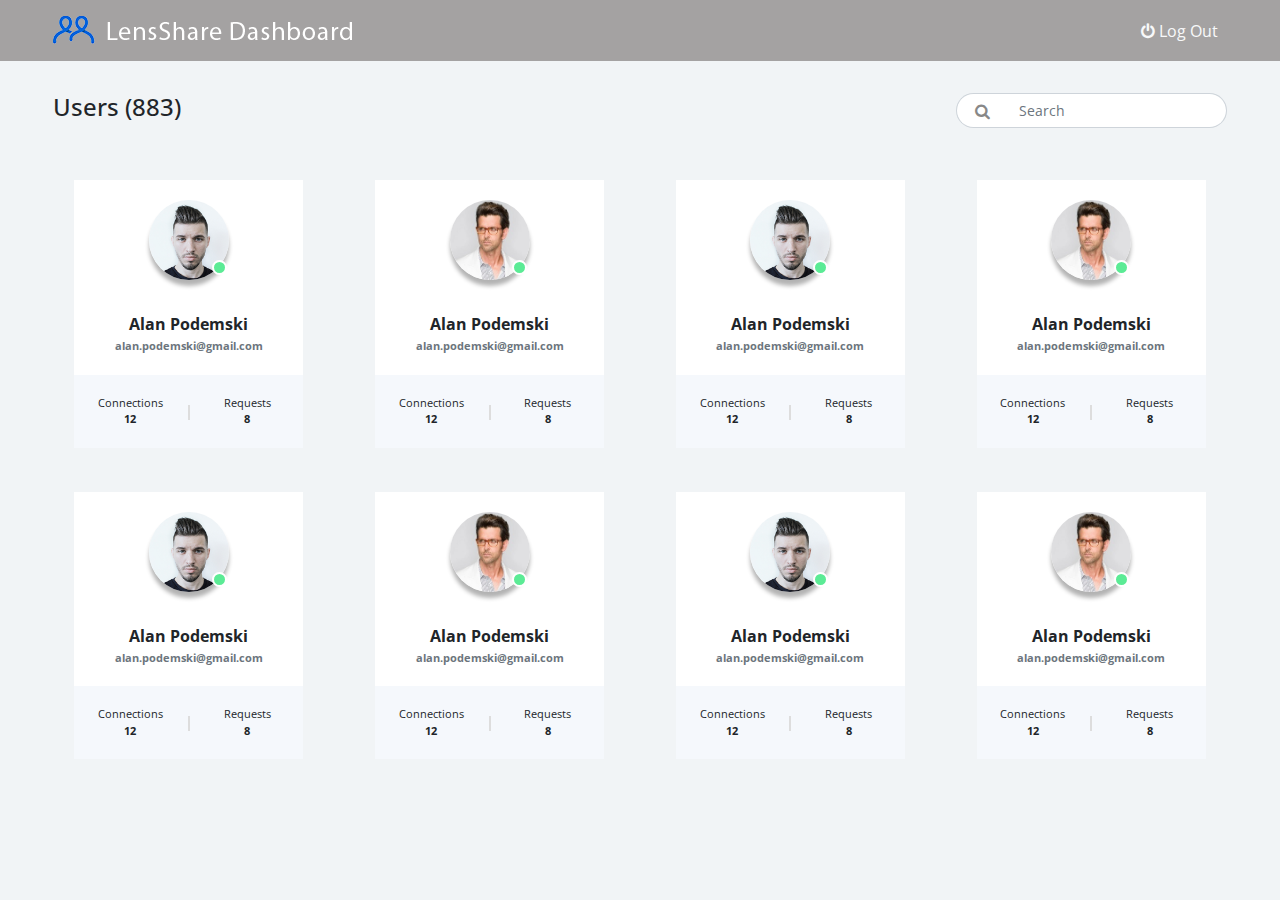
<file: users-list.html>
<!doctype html>
<html lang="en">
  <head>
    <!-- Required meta tags -->
    <meta charset="utf-8">
    <meta name="viewport" content="width=device-width, initial-scale=1, shrink-to-fit=no">

    <!-- Bootstrap CSS -->
    <link rel="stylesheet" href="https://maxcdn.bootstrapcdn.com/bootstrap/4.0.0/css/bootstrap.min.css" integrity="sha384-Gn5384xqQ1aoWXA+058RXPxPg6fy4IWvTNh0E263XmFcJlSAwiGgFAW/dAiS6JXm" crossorigin="anonymous">
	<link href="https://fonts.googleapis.com/css?family=Open+Sans:300,400" rel="stylesheet">
	<link rel="stylesheet" href="fa/css/font-awesome.min.css">
	<link rel="stylesheet" href="css/my-style.css">
    <title></title>
  </head>
  <body>
   
	<div class="bg-header">
		<div class="my-container">
			<div class="row m-0 align-items-center py-3">
				<div class="col-md-11 col-sm-9 col-8">
					<a href="index.html"><img class="img-fluid" src="images/dash_logo@2x.png"></a>	
				</div>
				<div class="col-md-1 col-sm-3 col-4 pl-0 text-light float-right">
				<i class="fa fa-power-off " aria-hidden="true"></i> <span class="">Log Out</span>
				</div>
			</div>
		</div>
	</div>
      

<div class="my-container">
	<div class="row m-0 justify-content-between pt-4 pb-2">
		<div class="col-md-2 col-sm-6 col-12 "><h4>Users (883)</h4></div>
		
		
		<div class="col-md-3 col-sm-6 col-12 search">
		  <span class="">
			<form class="form-inline my-2 my-lg-0">
			<div class="input-group mb-2">
			<div class="input-group-prepend">
			  <div class="input-group-text"> <button class="fa fa-search" type="submit" aria-hidden="true"></button> </div>
			</div>
			<input type="text" class="form-control" placeholder="Search">
		  </div>

			</form>
		  </span>
		</div>
	</div>
	
	
	
	
	<div class="row m-0 justify-content-between pb-2">
		<div class="col-md-3 col-sm-6 col-12 pad">
			<div class="card card-image">
				<img class="card-img-top" src="images/1.jpg">  <div class="dot"></div>
				 <div class="card-body">
					<h6 class="card-title">Alan Podemski</h6>
					<div class="card-email">alan.podemski@gmail.com</div>
				</div>
				<div class="card-footer">
					<div class="row m-0">
						<div class="" style="width:49%">
							<div>Connections</div>
							<div><b>12</b></div>
						</div>
						
						<div class="" style="width:2%">
							<div class="bor"></div>
						</div>
						
						<div class="" style="width:49%">
							<div>Requests</div>
							<div><b>8</b></div>
						</div>
					</div>
				</div>
				<a href="connections.html">
				<div class="card-footer viewmore">
					<div class="row m-0">
						<div class="col-12">
							<div class="viewmore-size">
								View More
							</div>
						</div>
					</div>
				</div>
				</a>
			</div>
		</div>
		
		
		
		
		<div class="col-md-3 col-sm-6 col-12 pad">
			<div class="card card-image">
				<img class="card-img-top" src="images/2.jpg">  <div class="dot"></div>
				 <div class="card-body">
					<h6 class="card-title">Alan Podemski</h6>
					<div class="card-email">alan.podemski@gmail.com</div>
				</div>
				<div class="card-footer">
					<div class="row m-0">
						<div class="" style="width:49%">
							<div>Connections</div>
							<div><b>12</b></div>
						</div>
						
						<div class="" style="width:2%">
							<div class="bor"></div>
						</div>
						
						<div class="" style="width:49%">
							<div>Requests</div>
							<div><b>8</b></div>
						</div>
					</div>
				</div>
				<a href="#">
				<div class="card-footer viewmore">
					<div class="row m-0">
						<div class="col-12">
							<div class="viewmore-size">
								View More
							</div>
						</div>
					</div>
				</div>
				</a>
			</div>
		</div>
		
		
		
		
		<div class="col-md-3 col-sm-6 col-12 pad">
			<div class="card card-image">
				<img class="card-img-top" src="images/1.jpg">  <div class="dot"></div>
				 <div class="card-body">
					<h6 class="card-title">Alan Podemski</h6>
					<div class="card-email">alan.podemski@gmail.com</div>
				</div>
				<div class="card-footer">
					<div class="row m-0">
						<div class="" style="width:49%">
							<div>Connections</div>
							<div><b>12</b></div>
						</div>
						
						<div class="" style="width:2%">
							<div class="bor"></div>
						</div>
						
						<div class="" style="width:49%">
							<div>Requests</div>
							<div><b>8</b></div>
						</div>
					</div>
				</div>
				<a href="#">
				<div class="card-footer viewmore">
					<div class="row m-0">
						<div class="col-12">
							<div class="viewmore-size">
								View More
							</div>
						</div>
					</div>
				</div>
				</a>
			</div>
		</div>
		
		
		
		<div class="col-md-3 col-sm-6 col-12 pad">
			<div class="card card-image">
				<img class="card-img-top" src="images/2.jpg">  <div class="dot"></div>
				 <div class="card-body">
					<h6 class="card-title">Alan Podemski</h6>
					<div class="card-email">alan.podemski@gmail.com</div>
				</div>
				<div class="card-footer">
					<div class="row m-0">
						<div class="" style="width:49%">
							<div>Connections</div>
							<div><b>12</b></div>
						</div>
						
						<div class="" style="width:2%">
							<div class="bor"></div>
						</div>
						
						<div class="" style="width:49%">
							<div>Requests</div>
							<div><b>8</b></div>
						</div>
					</div>
				</div>
				<a href="#">
				<div class="card-footer viewmore">
					<div class="row m-0">
						<div class="col-12">
							<div class="viewmore-size">
								View More
							</div>
						</div>
					</div>
				</div>
				</a>
			</div>
		</div>
	</div>
	
	
	
	
	
	<div class="row m-0 justify-content-between pb-2">
		<div class="col-md-3 col-sm-6 col-12 pad">
			<div class="card card-image">
				<img class="card-img-top" src="images/1.jpg">  <div class="dot"></div>
				 <div class="card-body">
					<h6 class="card-title">Alan Podemski</h6>
					<div class="card-email">alan.podemski@gmail.com</div>
				</div>
				<div class="card-footer">
					<div class="row m-0">
						<div class="" style="width:49%">
							<div>Connections</div>
							<div><b>12</b></div>
						</div>
						
						<div class="" style="width:2%">
							<div class="bor"></div>
						</div>
						
						<div class="" style="width:49%">
							<div>Requests</div>
							<div><b>8</b></div>
						</div>
					</div>
				</div>
				<a href="#">
				<div class="card-footer viewmore">
					<div class="row m-0">
						<div class="col-12">
							<div class="viewmore-size">
								View More
							</div>
						</div>
					</div>
				</div>
				</a>
			</div>
		</div>
		
		
		
		
		<div class="col-md-3 col-sm-6 col-12 pad">
			<div class="card card-image">
				<img class="card-img-top" src="images/2.jpg">  <div class="dot"></div>
				 <div class="card-body">
					<h6 class="card-title">Alan Podemski</h6>
					<div class="card-email">alan.podemski@gmail.com</div>
				</div>
				<div class="card-footer">
					<div class="row m-0">
						<div class="" style="width:49%">
							<div>Connections</div>
							<div><b>12</b></div>
						</div>
						
						<div class="" style="width:2%">
							<div class="bor"></div>
						</div>
						
						<div class="" style="width:49%">
							<div>Requests</div>
							<div><b>8</b></div>
						</div>
					</div>
				</div>
				<a href="#">
				<div class="card-footer viewmore">
					<div class="row m-0">
						<div class="col-12">
							<div class="viewmore-size">
								View More
							</div>
						</div>
					</div>
				</div>
				</a>
			</div>
		</div>
		
		
		
		
		<div class="col-md-3 col-sm-6 col-12 pad">
			<div class="card card-image">
				<img class="card-img-top" src="images/1.jpg">  <div class="dot"></div>
				 <div class="card-body">
					<h6 class="card-title">Alan Podemski</h6>
					<div class="card-email">alan.podemski@gmail.com</div>
				</div>
				<div class="card-footer">
					<div class="row m-0">
						<div class="" style="width:49%">
							<div>Connections</div>
							<div><b>12</b></div>
						</div>
						
						<div class="" style="width:2%">
							<div class="bor"></div>
						</div>
						
						<div class="" style="width:49%">
							<div>Requests</div>
							<div><b>8</b></div>
						</div>
					</div>
				</div>
				<a href="#">
				<div class="card-footer viewmore">
					<div class="row m-0">
						<div class="col-12">
							<div class="viewmore-size">
								View More
							</div>
						</div>
					</div>
				</div>
				</a>
			</div>
		</div>
		
		
		
		<div class="col-md-3 col-sm-6 col-12 pad">
			<div class="card card-image">
				<img class="card-img-top" src="images/2.jpg">  <div class="dot"></div>
				 <div class="card-body">
					<h6 class="card-title">Alan Podemski</h6>
					<div class="card-email">alan.podemski@gmail.com</div>
				</div>
				<div class="card-footer">
					<div class="row m-0">
						<div class="" style="width:49%">
							<div>Connections</div>
							<div><b>12</b></div>
						</div>
						
						<div class="" style="width:2%">
							<div class="bor"></div>
						</div>
						
						<div class="" style="width:49%">
							<div>Requests</div>
							<div><b>8</b></div>
						</div>
					</div>
				</div>
				<a href="#">
				<div class="card-footer viewmore">
					<div class="row m-0">
						<div class="col-12">
							<div class="viewmore-size">
								View More
							</div>
						</div>
					</div>
				</div>
				</a>
			</div>
		</div>
	</div>
	
	
	
	
	
	
</div>



<!-- Optional JavaScript -->
    <!-- jQuery first, then Popper.js, then Bootstrap JS -->
    <script src="https://code.jquery.com/jquery-3.2.1.slim.min.js" integrity="sha384-KJ3o2DKtIkvYIK3UENzmM7KCkRr/rE9/Qpg6aAZGJwFDMVNA/GpGFF93hXpG5KkN" crossorigin="anonymous"></script>
    <script src="https://cdnjs.cloudflare.com/ajax/libs/popper.js/1.12.9/umd/popper.min.js" integrity="sha384-ApNbgh9B+Y1QKtv3Rn7W3mgPxhU9K/ScQsAP7hUibX39j7fakFPskvXusvfa0b4Q" crossorigin="anonymous"></script>
    <script src="https://maxcdn.bootstrapcdn.com/bootstrap/4.0.0/js/bootstrap.min.js" integrity="sha384-JZR6Spejh4U02d8jOt6vLEHfe/JQGiRRSQQxSfFWpi1MquVdAyjUar5+76PVCmYl" crossorigin="anonymous"></script>
  </body>
</html>
</file>
<file: css/my-style.css>
.bc1{ border:1px solid red; }
.bc2{ border:1px solid green; }
.bc3{ border:1px solid black; }
.bc4{ border:1px solid blue; }
.bc5{ border:1px solid cyan; }

.lens-bg {
	
	
}

body{
	font-family: 'Open Sans', sans-serif;
	background:#f1f4f6;
}

.login-form{
	position:relative;
	background:#021e39;
	border-radius:15px;
	padding-top:75px;
	padding-left:50px;
	padding-right:50px;
	
}

.sign-logo img{
	position:relative;
	top:50%;
	z-index:10;
}


.login-form .form-control {
    line-height: 1.5;
    color:#fff;
    background:#021e39;
    background-clip: padding-box;
    border:none;
	border-bottom:1px solid grey;
	border-radius:0;
}



.login-form .form-control:focus {
    color:#fff;
	background:#021e39;
    outline: 0;
    box-shadow:none;
}


.login-form .input-group-text {
    display: -webkit-box;
    display: -ms-flexbox;
    display: flex;
    -webkit-box-align: center;
    -ms-flex-align: center;
    align-items: center;
    padding: .375rem .75rem;
    margin-bottom: 0;
    font-weight: 400;
    line-height: 1.5;
    color:#808d9a;
    text-align: center;
    white-space: nowrap;
	background:#021e39;
	border:none;
    border-bottom: 1px solid grey;
    border-radius:0;
	font-size: 14px;
}



.input-group>.form-control:not(:first-child) {
    border-top-left-radius: 0;
    border-bottom-left-radius: 0;
    font-size: 14px;
}







.sign-in-btn{
	border-radius:30px;
	
}






.bg-header{
	background:#a4a2a2;
}


.my-container{
    width: 100%;
    padding-right: 3%;
    padding-left: 3%;
    margin-right: auto;
    margin-left: auto;
	margin-bottom:0.5rem;

}


@media (min-width: 576px){
.form-inline .input-group {
    width: 100%;
}
}


.search .input-group-text{
	background:#fff;
	border-right:0;
	border-radius:30px;
}

.search .input-group-text .fa{
	color:#888;
}

.search .form-control{
	border-left:0;
	border-radius:30px;
}

.search .form-control:focus {
	background:#fff;
    outline: 0;
    box-shadow:none;
	border: 1px solid #ced4da;
	border-left:none;
	
}
button{
	background:#fff;
	border:none;
}
button:focus {
    outline:none;
   
}












/* ----------- Users List-------------- */

.pad{
	padding:2.25rem 2.25rem 0 2.25rem;

}

.card.card-image{
	padding-top: 1.25rem!important;
	border:none;
	border-radius:0;
}

.card-image img{
	width:80px;
	margin:auto;
	border-radius:50%;
	box-shadow:0 6px 4px rgba(0, 0, 0, 0.3);
}

.dot {
  height: 15px;
  width: 15px;
  background:#5beb95;
  border-radius: 50%;
  display: inline-block;
  border: 2px solid #fff;
  position:relative;
  left:60%;
  top:-20px;
  z-index:10;
}



.card-image .card-body{
	padding:1.25rem 0rem!important;
	border-radius:none;
}

h6.card-title{
	text-align:center;
	font-weight:bold;
	margin-bottom:0.25rem!important;
	
}

.card-email{
	text-align:center;
	font-weight:bold;
	color:#6c757d;
	font-size:11px;
}


.card-image .card-footer{
	background:#f5f8fc;
	padding:1.25rem 0rem!important;
	border-top:none;
	border-radius:0;
}
.card-image .card-footer div{
	text-align:center;
	font-size:11px;
}

.bor{
	border-left:2px solid #ddd;
	position:relative;
	left:50%;
	top:30%;
	vertical-align: middle;
	margin-left:-1px;
	height:15px;
}
.card-footer:last-child {
    border-radius:0 ;
}

.card:hover{
	-webkit-transition: box-shadow 0.5s;
	transition: box-shadow 0.5s;
	box-shadow: 0px 1px 20px #0a6fdf;
}













.card .viewmore{
	background:#0a6fdf;
	color:#fff;
	position:absolute;
	bottom:0%;
	z-index:111111;
	display:none;
	width:100%;
}

@-webkit-keyframes fadeIn {
    from { opacity: 0; }
      to { opacity: 1; }
}  
@keyframes fadeIn {
    from { opacity: 0; }
      to { opacity: 1; }
}

.card:hover .viewmore{
	 -webkit-animation: fadeIn 1s;
    animation: fadeIn 1s;
	display:block;
}

.card .viewmore-size{
	
	padding:4px 0;
	font-size:1rem!important;
	
}








/* ----------- Users List-------------- */











/* ----------- Connection and Request-------------- */
.left-side{
	box-shadow: 4px 0px 8px rgba(0, 0, 0, 0.1);
	z-index:1;
	background:#fff;
	padding:0;
	
}

@media (max-width: 992px){
	.left-side{
		margin-bottom:0.5rem
	}
}

@media (max-width: 992px){
	.right-side:not(:last-child){
		margin-bottom:0.5rem
	}
}

/*...... Custom Scroll Bar........... */

.scrollbar
{
	float: right;
	height: 500px;
	width:100%;
	overflow-y: scroll;
	
}

.force-overflow
{
	;
}

#style-4::-webkit-scrollbar-track
{
	-webkit-box-shadow: inset 0 0 6px rgba(0,0,0,0.3);
	background-color: #F5F5F5;
}

#style-4::-webkit-scrollbar
{
	width: 0px;
	background-color: #F5F5F5;
	visibility:hidden;
}

#style-4::-webkit-scrollbar-thumb
{
	background-color: #000000;
	border: 0px solid #555555;
	visibility:hidden;
}

/*...... Custom Scroll Bar........... */



.right-side{
	background:#fff;
	padding:0 8px;
	
}

.bd-gray{
	border:1px solid #dee2e6;
}

.text-small{
	font-size:14px;
}

.nav-link{
	padding:0.7rem 0;
}

.nav-tabs .nav-item {
    margin-bottom:0!important;
}

.nav-tabs .nav-link, .nav-tabs .nav-link{
    border-color: transparent;
	border-radius:0;
}
.nav-tabs .nav-link:focus, .nav-tabs .nav-link:hover {
    border-color: transparent;
	border-radius:0;
}

.nav-tabs .nav-link.active {

   border-color: transparent;
   border-radius:0;
}


.bdr-1{
	border-radius:0;
	border-right:1px solid #dee2e6!important;
	
}

.bdb-2{
    border-bottom: 1px solid #dee2e6!important;
}


.nav-tabs .nav-link.active.bg {
	background:#f5f8fc;
}


.nav-tabs .nav-link {
	color:grey;
}
.nav-tabs .nav-link.active.link-color {
	color:#5a94d9;
}




.btn-primary {
font-size: 14px;
}

.view-profile{
	padding:0.5rem 0.25rem;
}
.view-profile img{
	border-radius:50%;
	width:70px;
}
.view-profile-name{
	padding-bottom:0.25rem;
	font-weight:bold;
	font-size: 17px;
	text-align:center;
}
.view-profile-email{
	font-size:80%;
	color:grey;
	text-align:center;
}
.view-btn-section{
	padding-top:21px;
	padding-bottom:21px;
}

@media (max-width: 992px){
	.hidden1{
		display:none;
	}
}
@media (min-width: 992px){
	.hidden2{
		display:none;
	}
}


.view-btn-section .view-btn{
	border-radius:30px;
}

.advisor-list{
	padding:1rem;
	border-right:2px solid transparent;
	cursor:pointer;
}
.advisor-list .fa{
	position:relative;
	top:5px;
}
.advisor-list.active-member{
	border-right:2px solid #007bff;
}
.advisor-list.active-member .fa{
	color: #007bff;
}
.advisor-list:hover{
	background:#f5f8fc;
}
.advisor-list img{
	width:40px;
	margin:auto;
	border-radius:50%;
}
.advisor-name{
	font-weight:bold;
	font-size: 14px;
}
.advisor-email {
    color: #9699a1;
    font-size: 12px;
}

.right-side .right-panel1{
	padding:0.7rem 0 0.7rem 0.7rem;
	font-weight:bold;
	border-bottom:2px solid #f1f4f6;
	font-size: 16px;
}
.right-side .right-panel2{
	padding:0.7rem 0 0.7rem 0.7rem;
	font-weight:bold;
	text-transform:uppercase;
	color:#505050;
	font-size:80%;
}
.right-panel2 .weekly{
	text-transform:none;
	padding-left:1rem;
	color:#5a94d9;
}
.right-side .right-panel3{
	padding:0.7rem 0 0.7rem 0.7rem;
	font-weight:bold;
	font-style:italic;
	text-transform:uppercase;
	color:#505050;
	font-size:80%;
}
.right-side .right-panel4{
	padding:1rem 1rem 0.7rem 2rem;
	
}
.right-side .right-panel4 p{
	padding:0.7rem 0.7rem 5rem 0.7rem;
	color:#5a94d9;
	font-size:80%;
	font-weight:bold;
	border:1px solid #ddd;
	border-radius:3px;
}



/* ....Request.... */

.fa-chat .fa{
	color:#fff;
	background:#888;
	padding:5px;
	border-radius:3px;
}

.fa-call-list .fa{
	color:#5a94d9;
	padding:7px;
}

.call-list{
	padding:1.75rem 0 0.25rem;
}
.call-list-details{
	color:#828282;
	font-size:80%;	
	font-weight:bold;
	text-decoration-line: underline;

}
.call-to{
	color:#bbb;
	font-size:80%;	
	font-weight:bold;
	text-decoration-line: underline;
}
.call-time{
	color:#828282;
	font-size:80%;
}
.call-duration{
	padding:3px;
	color:#5a94d9;
	font-size:60%;
	border:1px solid #5a94d9;
	border-radius:5px;
}
/* ....Request.... */



/* ....Chat BOx.... */

.reciever{
	background:#f5f8fc;
	text-align:left;
	border-radius:10px;
	font-size:80%;
}
.sender{
	border-top:1px solid #fcfcfc;
	background:#fff;
	text-align:left;
	border-radius:10px;
	font-size:80%;
	box-shadow: -5px 10px 8px #f5f8fc;
}

.chat-box{
	padding:2rem ;	
}
.chat-box img{
	border-radius:50%;
	width:60px;
	border:3px solid #fff;
}

.chat-sender{
	padding:0.5rem 0.7rem;
}
.chat-reciever{
	padding:0.5rem 0.7rem;
}
/* ....Chat BOx.... */






/* ----------- Connection and Request-------------- */
</file>
